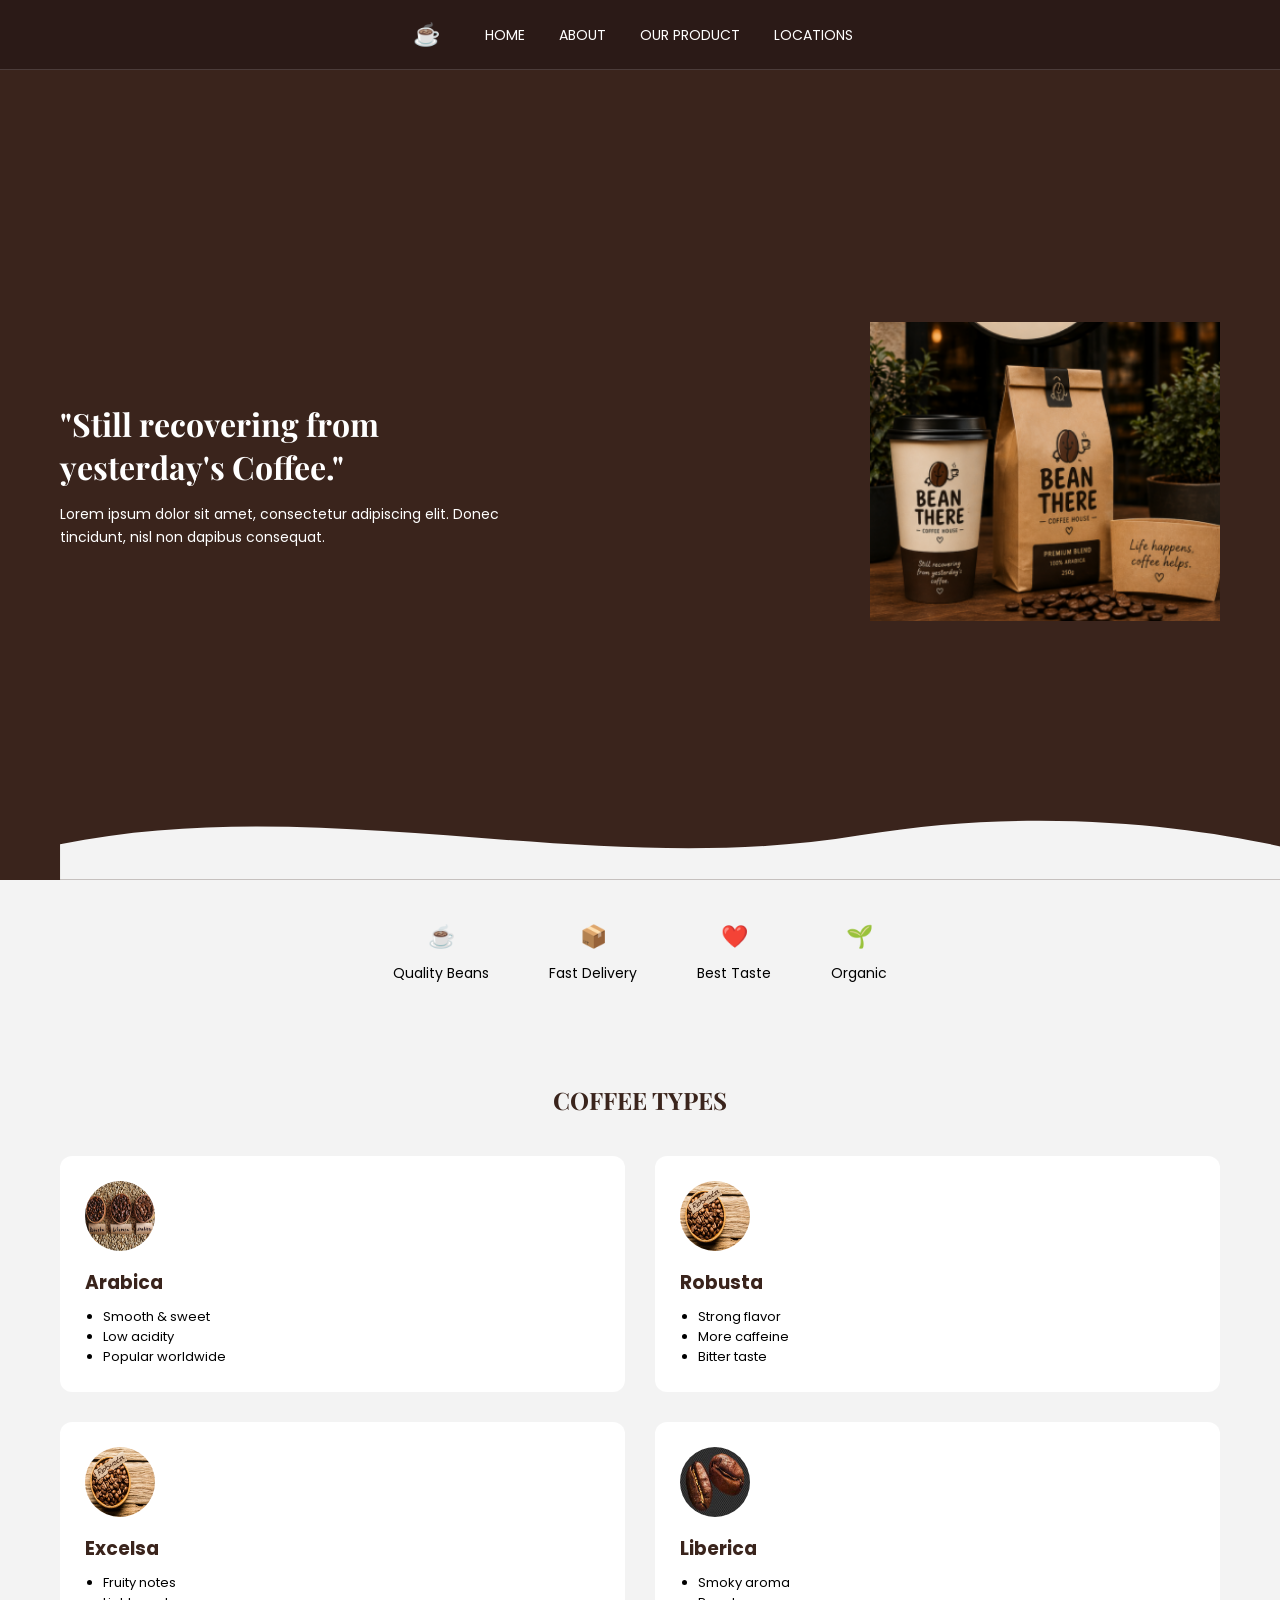
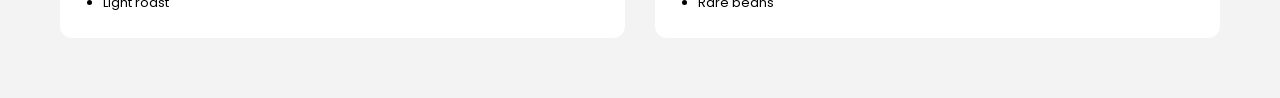
<file: index.html>
<!DOCTYPE html>
<html lang="en">

<head>
    <meta charset="UTF-8">
    <title>Coffee UI</title>
    <link rel="stylesheet" href="style.css">

    <!-- Google Font -->
    <link
        href="https://fonts.googleapis.com/css2?family=Playfair+Display:wght@500&family=Poppins:wght@300;400&display=swap"
        rel="stylesheet">
</head>

<body>

    <!-- NAVBAR -->
    <header class="navbar">
        <div class="logo">☕</div>
            <nav>
                <a href="">HOME</a>
                <a href="/home/about.html">ABOUT</a>
                <a href="../product/coffee.html">OUR PRODUCT</a>
                <a href="../home/location.html">LOCATIONS</a>
            </nav>
    
    </header>

    <!-- HERO -->
    <section class="hero">
        <div class="hero-text">
            <h1>"Still recovering from yesterday's Coffee."</h1>
            <p>
                Lorem ipsum dolor sit amet, consectetur adipiscing elit.
                Donec tincidunt, nisl non dapibus consequat.
            </p>
        </div>

        <div class="hero-img">
            <img src="./main.png" alt="coffee products">
        </div>

        <!-- SVG WAVE -->
        <svg viewBox="0 0 1440 200" class="wave">
            <path fill="#f3f3f3" d="M0,160 C300,100 600,200 900,150 C1200,100 1440,180 1440,180 L1440,200 L0,200 Z">
            </path>
        </svg>
    </section>

    <!-- FEATURES -->
    <section class="features">
        <div class="feature">
            <span>☕</span>
            <p>Quality Beans</p>
        </div>
        <div class="feature">
            <span>📦</span>
            <p>Fast Delivery</p>
        </div>
        <div class="feature">
            <span>❤️</span>
            <p>Best Taste</p>
        </div>
        <div class="feature">
            <span>🌱</span>
            <p>Organic</p>
        </div>
    </section>

    <!-- COFFEE TYPES -->
    <section class="types">
        <h2>COFFEE TYPES</h2>

        <div class="types-grid">
            <div class="type-card">
                <img src="./comparison-of-liberica-beans-next-to-arabica-and-robusta-to-show-size-difference (1).webp">
                <h3>Arabica</h3>
                <ul>
                    <li>Smooth & sweet</li>
                    <li>Low acidity</li>
                    <li>Popular worldwide</li>
                </ul>
            </div>

            <div class="type-card">
                <img src="./robusta-coffee-beans.jpg">
                <h3>Robusta</h3>
                <ul>
                    <li>Strong flavor</li>
                    <li>More caffeine</li>
                    <li>Bitter taste</li>
                </ul>
            </div>

            <div class="type-card">
                <img src="./robusta-coffee-beans.jpg">
                <h3>Excelsa</h3>
                <ul>
                    <li>Fruity notes</li>
                    <li>Light roast</li>
                </ul>
            </div>

            <div class="type-card">
                <img src="./images (4).jfif">
                <h3>Liberica</h3>
                <ul>
                    <li>Smoky aroma</li>
                    <li>Rare beans</li>
                </ul>
            </div>
        </div>
    </section>

</body>

</html>
</file>
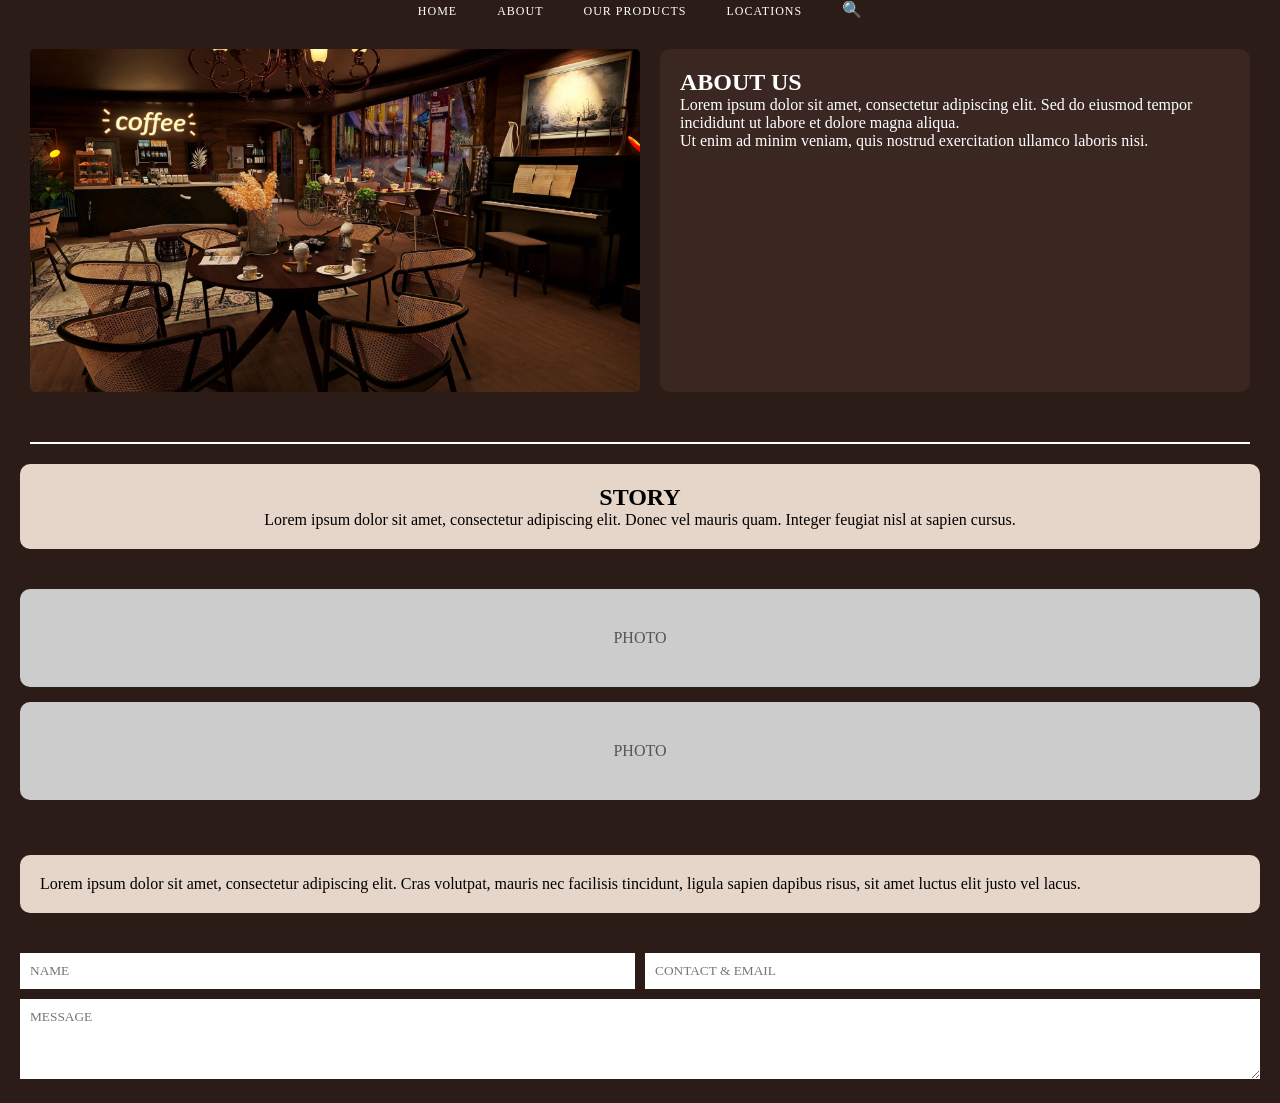
<file: about.html>
<!DOCTYPE html>
<html lang="en">

<head>
    <meta charset="UTF-8">
    <meta name="viewport" content="width=device-width, initial-scale=1.0">
    <title>About Us</title>

    <link rel="stylesheet" href="about.css">


</head>

<body>

    <!-- HEADER -->
    <header class="header">
    <nav class="nav">
        <ul>
            <li><a href="../home/index.HTML">HOME</a></li>
            <li><a href="../home/about.html">ABOUT</a></li>
            <li><a href="../home/coffee.html">OUR PRODUCTS</a></li>
            <li><a href="../home/location.html">LOCATIONS</a></li>
        </ul>
        <div class="search">🔍</div>
    </nav>
    </header>

    <!-- MARKETS SECTION -->
    <section class="markets">
        <img src="./my-first-cozy-coffee-shop-design-render-by-me-v0-wuycxu87aae81.webp" alt="">
        <div class="markets-text">
            <h2>ABOUT US</h2>
            <p>
                Lorem ipsum dolor sit amet, consectetur adipiscing elit.
                Sed do eiusmod tempor incididunt ut labore et dolore magna aliqua.
            </p>
            <p>
                Ut enim ad minim veniam, quis nostrud exercitation ullamco laboris nisi.
            </p>
        </div>
    </section>

    <hr>

    <!-- STORY -->
    <section class="story">
        <h2>STORY</h2>
        <p>
            Lorem ipsum dolor sit amet, consectetur adipiscing elit.
            Donec vel mauris quam. Integer feugiat nisl at sapien cursus.
        </p>
    </section>

    <!-- PHOTO BLOCKS -->
    <section class="photos">
        <div class="photo-box">PHOTO</div>
        <div class="photo-box">PHOTO</div>
    </section>

    <!-- TEXT BLOCK -->
    <section class="text-block">
        <p>
            Lorem ipsum dolor sit amet, consectetur adipiscing elit.
            Cras volutpat, mauris nec facilisis tincidunt, ligula sapien
            dapibus risus, sit amet luctus elit justo vel lacus.
        </p>
    </section>

    <!-- CONTACT -->
    <section class="contact">
        <form>
            <div class="row">
                <input type="text" placeholder="NAME">
                <input type="email" placeholder="CONTACT & EMAIL">
            </div>
            <textarea placeholder="MESSAGE"></textarea>
        </form>
    </section>

</body>

</html>
</file>
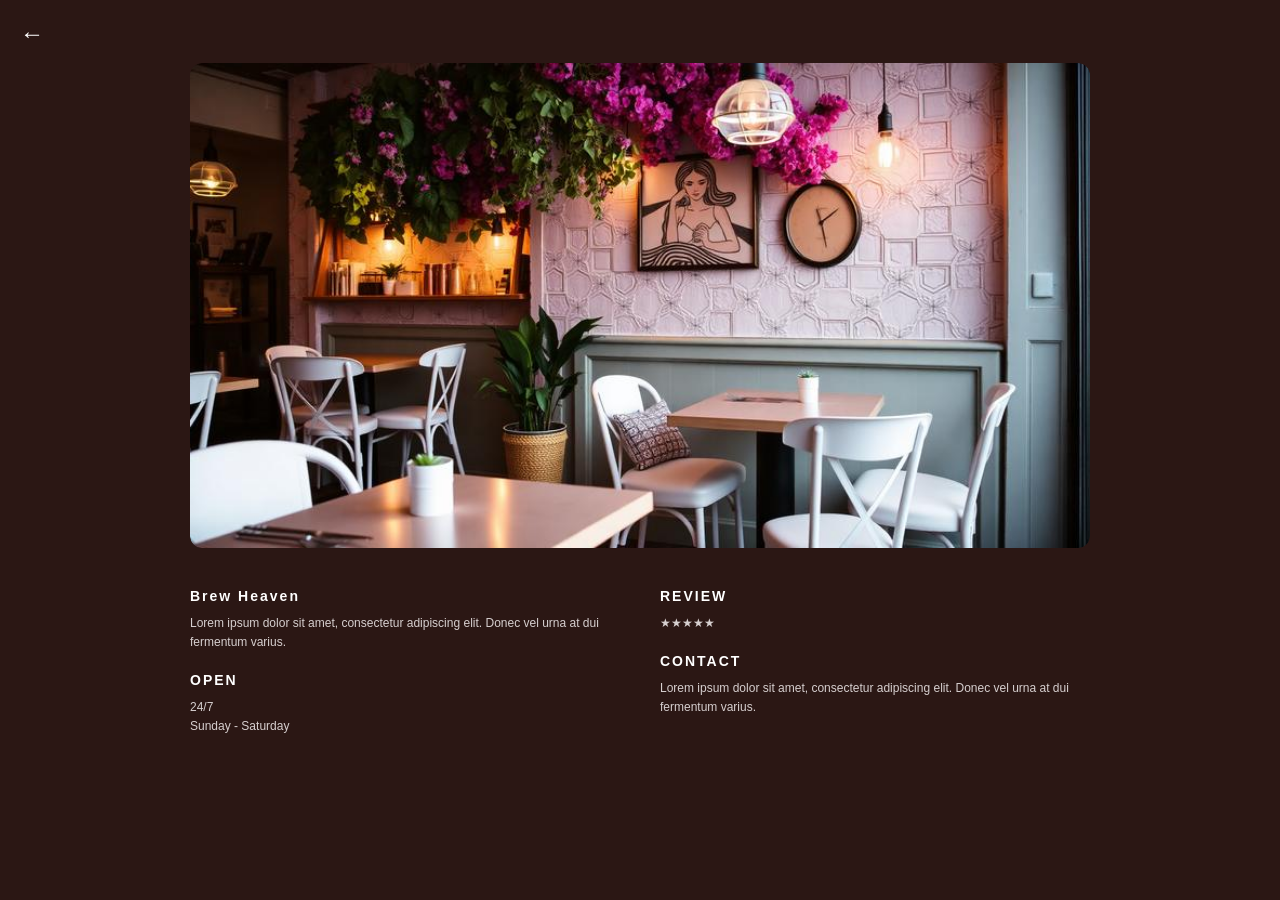
<file: bh.html>
<!DOCTYPE html>
<html lang="en">

<head>
    <meta charset="UTF-8">
    <meta name="viewport" content="width=device-width, initial-scale=1.0">
    <title>Cafe Page</title>
    <link rel="stylesheet" href="main.css">
</head>

<body>

    <!-- BACK BUTTON -->
    <a href="/home/location.html" class="back-btn">←</a>

    <!-- IMAGE SECTION -->
    <div class="image-container">
        <a href="./s&s.html">
            <img src="./brewheaven.jfif" alt="Brew Heaven">
        </a>
    </div>

    <!-- CONTENT SECTION -->
    <div class="content">

        <div class="column">
            <h3>Brew Heaven</h3>
            <p>Lorem ipsum dolor sit amet, consectetur adipiscing elit.
                Donec vel urna at dui fermentum varius.</p>

            <h3>OPEN</h3>
            <p>24/7<br>Sunday - Saturday</p>
        </div>

        <div class="column">
            <h3>REVIEW</h3>
            <p>★★★★★</p>

            <h3>CONTACT</h3>
            <p>Lorem ipsum dolor sit amet, consectetur adipiscing elit.
                Donec vel urna at dui fermentum varius.</p>
        </div>

    </div>

</body>

</html>
</file>
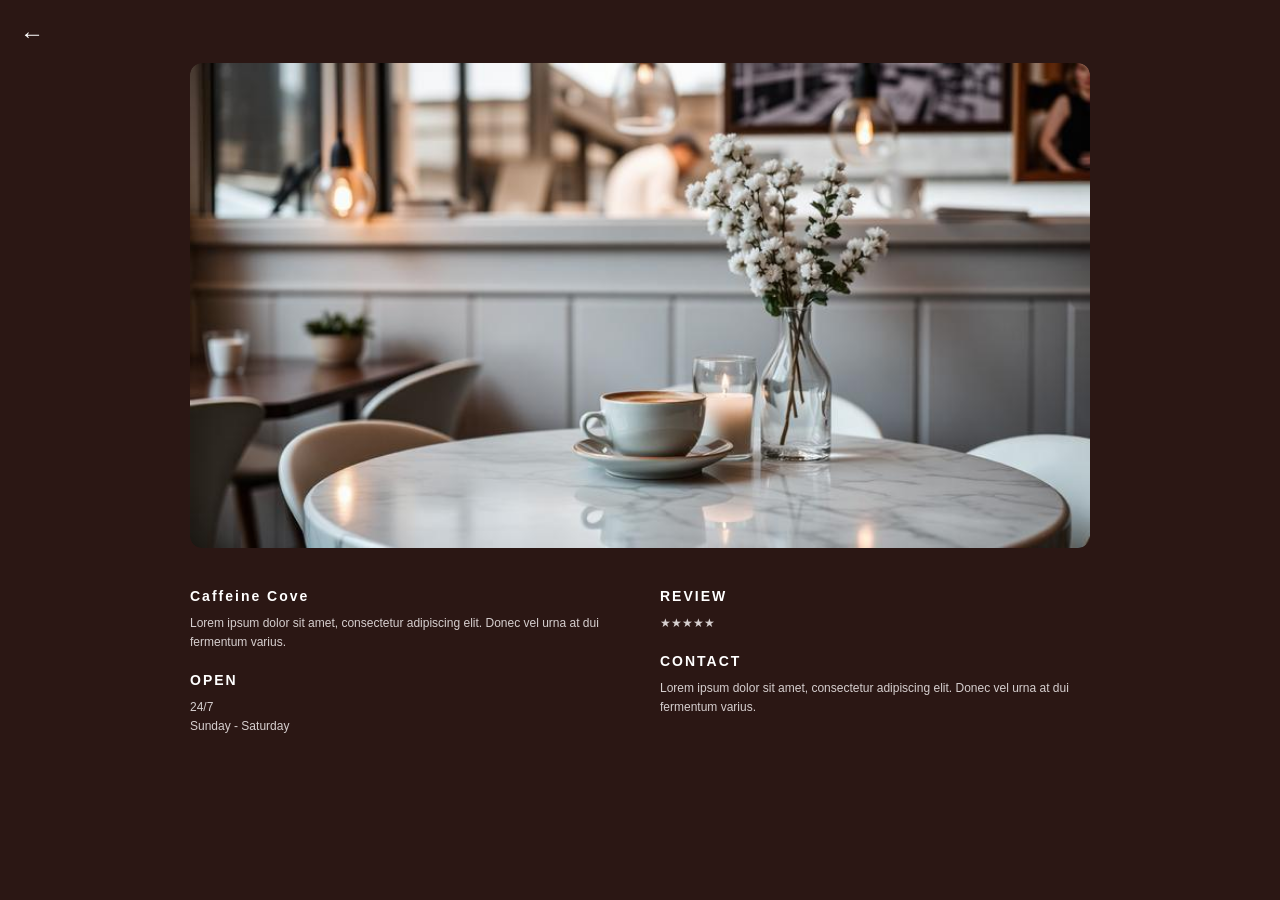
<file: cc.html>
<!DOCTYPE html>
<html lang="en">

<head>
    <meta charset="UTF-8">
    <meta name="viewport" content="width=device-width, initial-scale=1.0">
    <title>Cafe Page</title>
    <link rel="stylesheet" href="main.css">
</head>

<body>

    <!-- BACK BUTTON -->
    <a href="/home/location.html" class="back-btn">←</a>

    <!-- IMAGE SECTION -->
    <div class="image-container">
        <a href="/home/tqc.html">
            <img src="./caffeine.jfif" alt="Cafe">
        </a>
    </div>

    <!-- CONTENT SECTION -->
    <div class="content">

        <div class="column">
            <h3>Caffeine Cove</h3>
            <p>Lorem ipsum dolor sit amet, consectetur adipiscing elit.
                Donec vel urna at dui fermentum varius.</p>

            <h3>OPEN</h3>
            <p>24/7<br>Sunday - Saturday</p>
        </div>

        <div class="column">
            <h3>REVIEW</h3>
            <p>★★★★★</p>

            <h3>CONTACT</h3>
            <p>Lorem ipsum dolor sit amet, consectetur adipiscing elit.
                Donec vel urna at dui fermentum varius.</p>
        </div>

    </div>

</body>

</html>
</file>
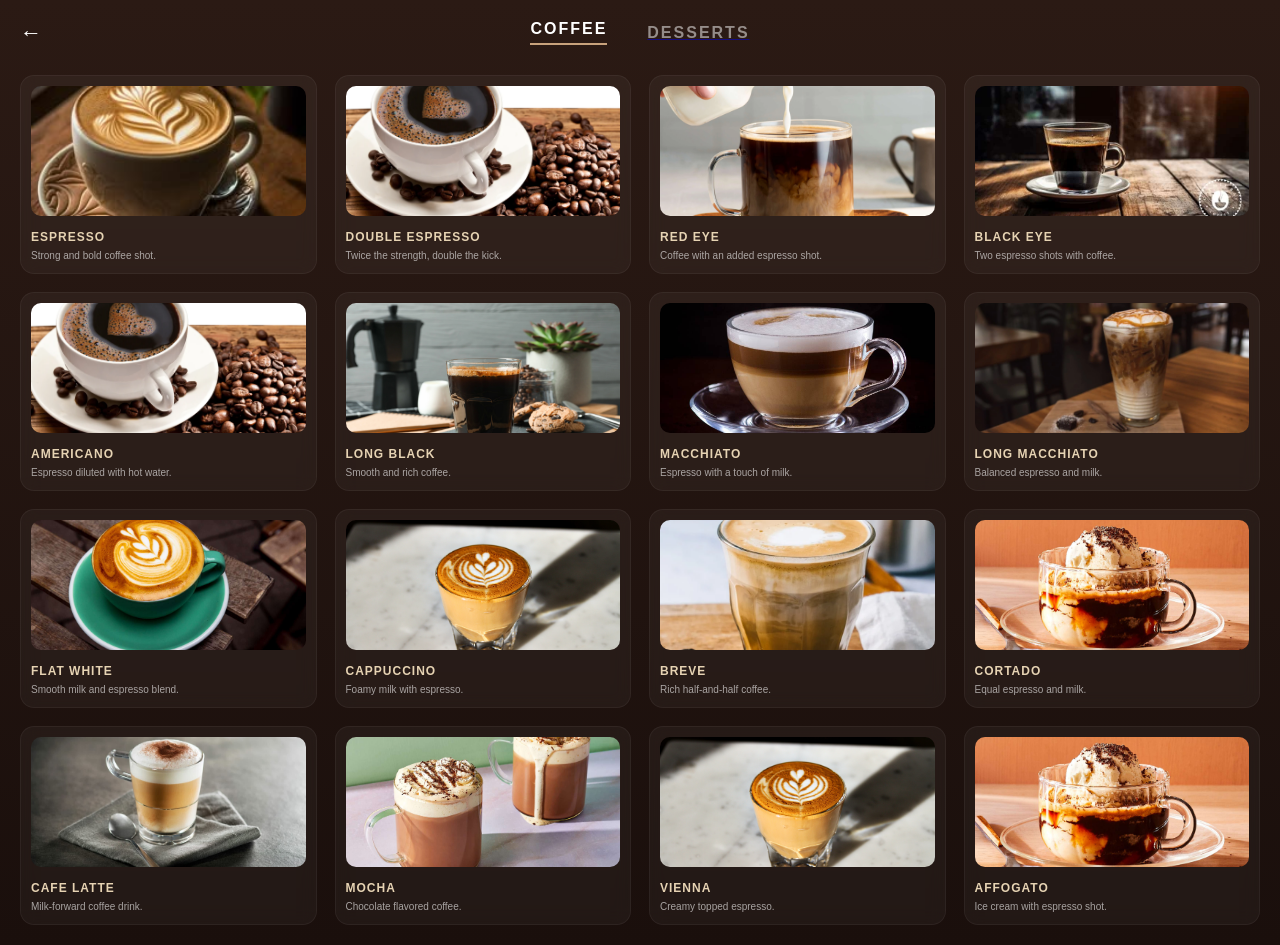
<file: coffee.html>
<!DOCTYPE html>
<html lang="en">

<head>
    <meta charset="UTF-8">
    <meta name="viewport" content="width=device-width, initial-scale=1.0">
    <title>Coffee Menu</title>

    <link rel="stylesheet" href="coffee.css">
</head>

<body>
    <div class="menu-header">
    <a href="../home/index.HTML" class="back-btn">&#8592;</a>
    
    <h2 class="active">COFFEE</h2>
    
    <a href="dessert.html">
        <h2>DESSERTS</h2>
    </a>
    </div>

    <div class="menu-grid">

        <div class="card">
            <img src="./espresso.jpg">
            <h3>ESPRESSO</h3>
            <p>Strong and bold coffee shot.</p>
        </div>

        <div class="card">
            <img src="./americano_b74a8154-454b-4f74-9a6c-95fbc4152ed3.webp">
            <h3>DOUBLE ESPRESSO</h3>
            <p>Twice the strength, double the kick.</p>
        </div>

        <div class="card">
            <img src="./Classic Red Eye_0.webp">
            <h3>RED EYE</h3>
            <p>Coffee with an added espresso shot.</p>
        </div>

        <div class="card">
            <img src="./Black-eye-coffee.jpg">
            <h3>BLACK EYE</h3>
            <p>Two espresso shots with coffee.</p>
        </div>

        <div class="card">
            <img src="./americano_b74a8154-454b-4f74-9a6c-95fbc4152ed3.webp">
            <h3>AMERICANO</h3>
            <p>Espresso diluted with hot water.</p>
        </div>

        <div class="card">
            <img src="./Long_black_e6e8f424-88a4-43c7-9dfb-7cb87b412083.webp">
            <h3>LONG BLACK</h3>
            <p>Smooth and rich coffee.</p>
        </div>

        <div class="card">
            <img src="./Espresso-Macchiato-What-it-is-how-to-make-it-how-it-tastes.jpg">
            <h3>MACCHIATO</h3>
            <p>Espresso with a touch of milk.</p>
        </div>

        <div class="card">
            <img src="./Long-Macchiato.webp">
            <h3>LONG MACCHIATO</h3>
            <p>Balanced espresso and milk.</p>
        </div>

        <div class="card">
            <img src="./Partners-Flat-White-FT-BLOG0523-b11f6273c2d84462954c2163d6a1076d.jpg">
            <h3>FLAT WHITE</h3>
            <p>Smooth milk and espresso blend.</p>
        </div>

        <div class="card">
            <img src="./Sprudge-EightfoldCoffee-TatianaErnst-Eightfold-cortado-.jpg">
            <h3>CAPPUCCINO</h3>
            <p>Foamy milk with espresso.</p>
        </div>

        <div class="card">
            <img src="./Breve-Coffee-003.webp">
            <h3>BREVE</h3>
            <p>Rich half-and-half coffee.</p>
        </div>

        <div class="card">
            <img src="./affogato-4776668-hero-08-40d7a68d12ba46f48eaea3c43aba715c.jpg">
            <h3>CORTADO</h3>
            <p>Equal espresso and milk.</p>
        </div>

        <div class="card">
            <img src="./cafe-latte-recipe-1745063911.jpg">
            <h3>CAFE LATTE</h3>
            <p>Milk-forward coffee drink.</p>
        </div>

        <div class="card">
            <img src="./SES-mocha-4797918-hero-01-1-f8fb7ebd74914895b61366f6fc1d4b05.jpg">
            <h3>MOCHA</h3>
            <p>Chocolate flavored coffee.</p>
        </div>

        <div class="card">
            <img src="./Sprudge-EightfoldCoffee-TatianaErnst-Eightfold-cortado-.jpg">
            <h3>VIENNA</h3>
            <p>Creamy topped espresso.</p>
        </div>

        <div class="card">
            <img src="./affogato-4776668-hero-08-40d7a68d12ba46f48eaea3c43aba715c.jpg">
            <h3>AFFOGATO</h3>
            <p>Ice cream with espresso shot.</p>
        </div>

   

</body>

</html>
</file>
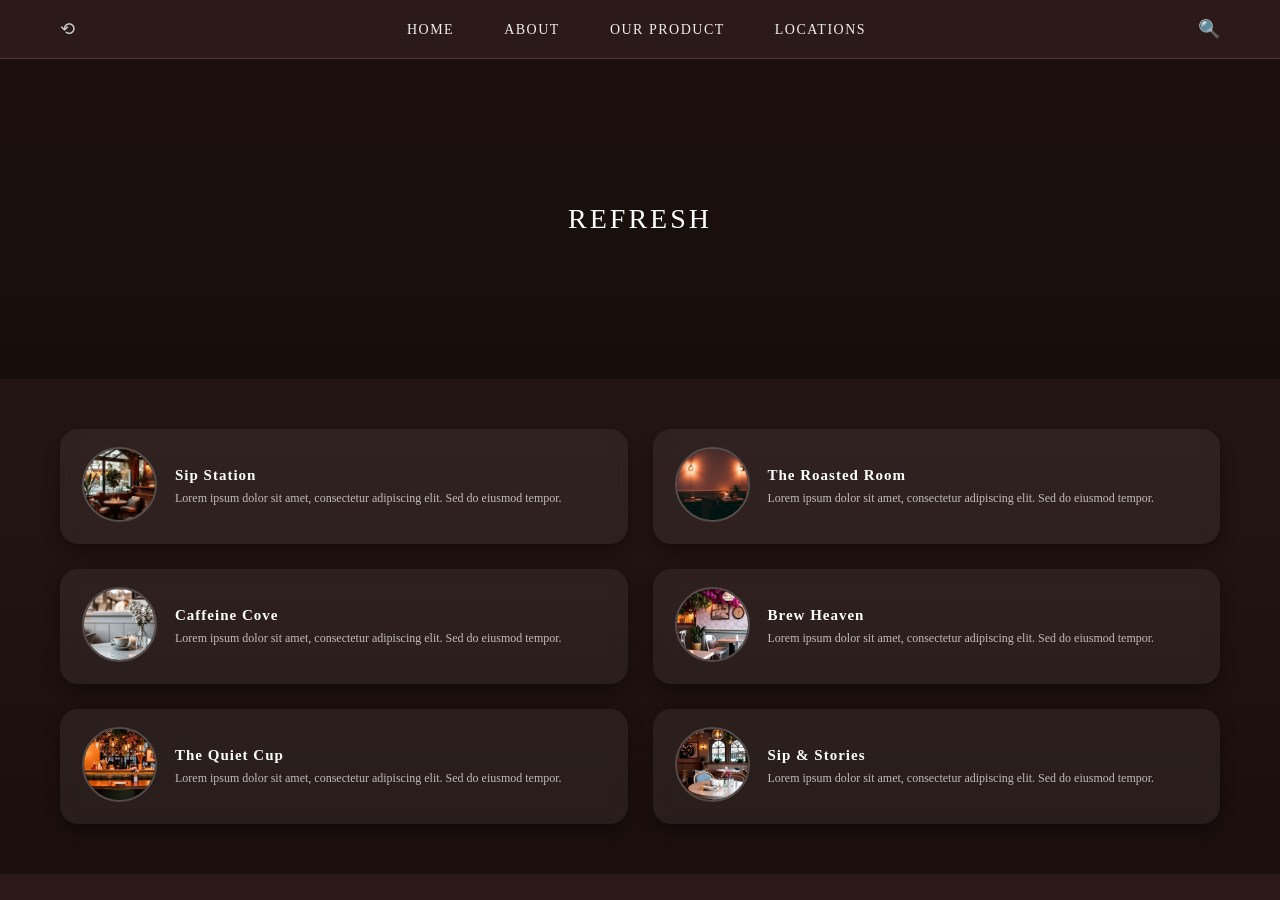
<file: location.html>
<!DOCTYPE html>
<html lang="en">

<head>
    <meta charset="UTF-8">
    <title>Restaurant Locations</title>
    <link rel="stylesheet" href="location.css">
</head>

<body>

    <header class="navbar">
    <div class="nav-left">⟲</div>
    <nav>
        <ul>
            <li><a href="../home/index.HTML">HOME</a></li>
            <li><a href="../home/about.html">ABOUT</a></li>
            <li><a href="../home/coffee.html">OUR PRODUCT</a></li>
            <li><a href="../home/location.html">LOCATIONS</a></li>
        </ul>
    </nav>
    <div class="nav-right">🔍</div>
    </header>

    <section class="hero">
        <div class="hero-overlay">
            <h2>REFRESH</h2>
        </div>
    </section>

    <section class="locations">

        <div class="card">
            <a href="./SS.html">
                <img src="./la.jfif" alt="Sip Station">
            </a>
            <div class="card-text">
                <h3> Sip Station</h3>
                <p>Lorem ipsum dolor sit amet, consectetur adipiscing elit. Sed do eiusmod tempor.</p>
            </div>
        </div>

        <div class="card">
            <a href="./trr.html">
                <img src="./b.jfif" alt="The Roasted Room">
            </a>
            <div class="card-text">
                <h3>The Roasted Room</h3>
                <p>Lorem ipsum dolor sit amet, consectetur adipiscing elit. Sed do eiusmod tempor.</p>
            </div>
        </div>

        <div class="card">
            <a href="./cc.html">
                <img src="./bc.jfif" alt="Caffeine Cove">
            </a>
            <div class="card-text">
                <h3>Caffeine Cove</h3>
                <p>Lorem ipsum dolor sit amet, consectetur adipiscing elit. Sed do eiusmod tempor.</p>
            </div>
        </div>

        <div class="card">
            <a href="./bh.html">
                <img src="./bh.jfif" alt="Brew Heaven">
            </a>
            <div class="card-text">
                <h3>Brew Heaven </h3>
                <p>Lorem ipsum dolor sit amet, consectetur adipiscing elit. Sed do eiusmod tempor.</p>
            </div>
        </div>

        <div class="card">
            <a href="./tqc.html">
                <img src="./q.jfif" alt="The Quiet Cup">
            </a>
            <div class="card-text">
                <h3>The Quiet Cup</h3>
                <p>Lorem ipsum dolor sit amet, consectetur adipiscing elit. Sed do eiusmod tempor.</p>
            </div>
        </div>

        <div class="card">
            <a href="./s&s.html">
                <img src="./8058425a-41c9-49d5-bce6-ec459c2ff230.jfif" alt="Sip & Stories">
            </a>
            <div class="card-text">
                <h3>Sip & Stories</h3>
                <p>Lorem ipsum dolor sit amet, consectetur adipiscing elit. Sed do eiusmod tempor.</p>
            </div>
        </div>

    </section>

</body>

</html>
</file>
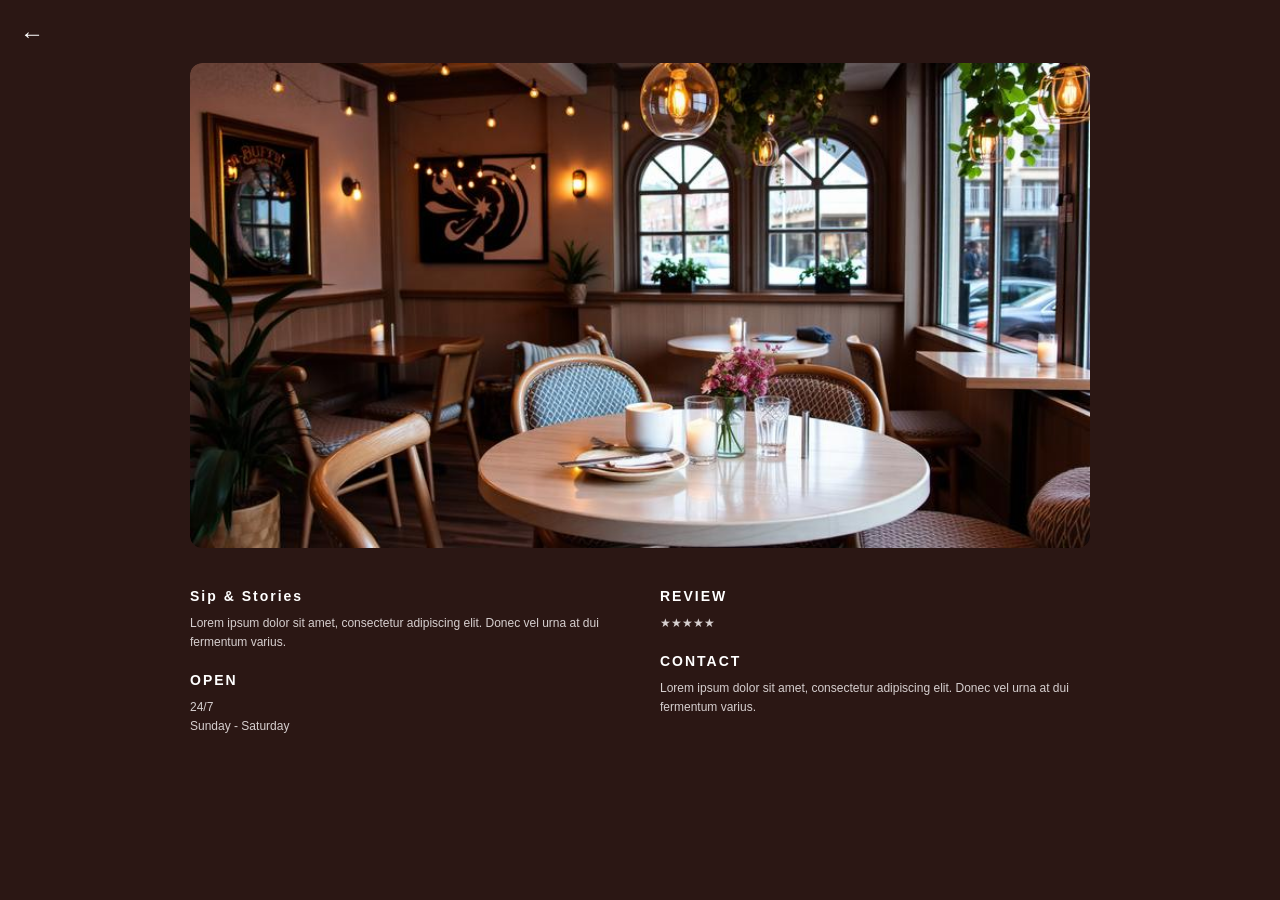
<file: s&s.html>
<!DOCTYPE html>
<html lang="en">

<head>
    <meta charset="UTF-8">
    <meta name="viewport" content="width=device-width, initial-scale=1.0">
    <title>Cafe Page</title>
    <link rel="stylesheet" href="main.css">
</head>

<body>

    <!-- BACK BUTTON -->
    <a href="../home/location.html" class="back-btn">←</a>

    <!-- IMAGE SECTION -->
    <div class="image-container">
            <img src="./s&s.jfif" alt="Cafe">
        </a>
    </div>

    <!-- CONTENT SECTION -->
    <div class="content">

        <div class="column">
            <h3>Sip & Stories</h3>
            <p>Lorem ipsum dolor sit amet, consectetur adipiscing elit.
                Donec vel urna at dui fermentum varius.</p>

            <h3>OPEN</h3>
            <p>24/7<br>Sunday - Saturday</p>
        </div>

        <div class="column">
            <h3>REVIEW</h3>
            <p>★★★★★</p>

            <h3>CONTACT</h3>
            <p>Lorem ipsum dolor sit amet, consectetur adipiscing elit.
                Donec vel urna at dui fermentum varius.</p>
        </div>

    </div>

</body>

</html>
</file>
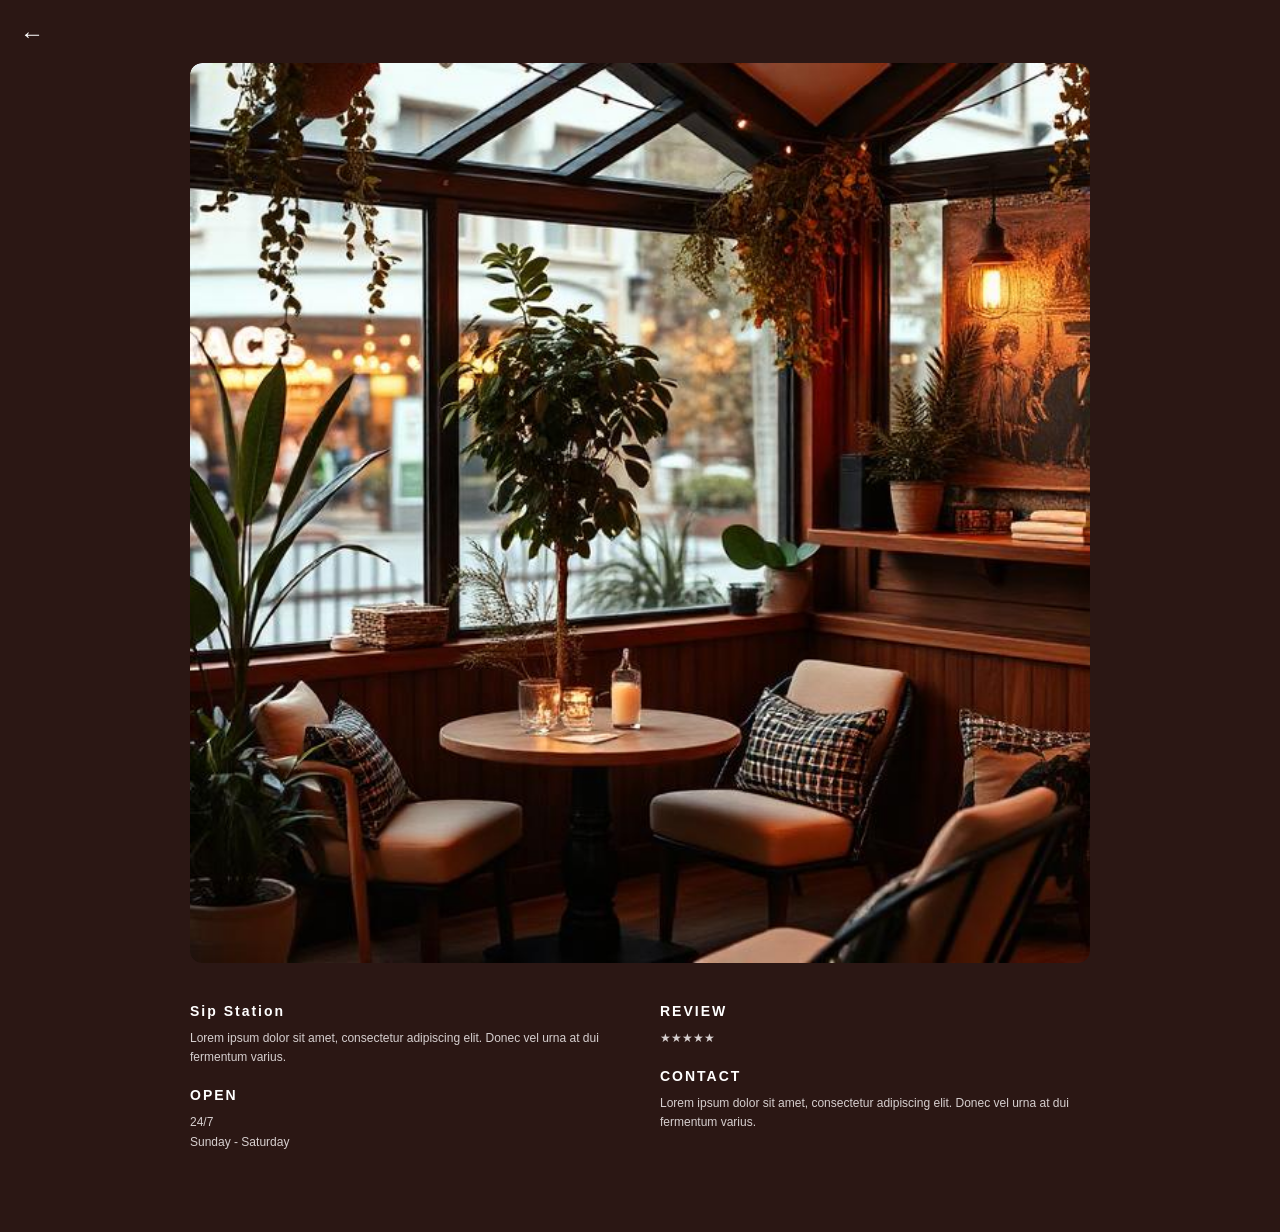
<file: SS.html>
<!DOCTYPE html>
<html lang="en">

<head>
    <meta charset="UTF-8">
    <meta name="viewport" content="width=device-width, initial-scale=1.0">
    <title>Cafe Page</title>
    <link rel="stylesheet" href="main.css">
</head>

<body>

    <!-- BACK BUTTON -->
    <a href="/home/location.html" class="back-btn">←</a>

    <!-- IMAGE SECTION -->
    <div class="image-container">
        <a href="/home/cc.html">
            <img src="./ss.jfif" alt="Cafe">
        </a>
    </div>

    <!-- CONTENT SECTION -->
    <div class="content">

        <div class="column">
            <h3>Sip Station</h3>
            <p>Lorem ipsum dolor sit amet, consectetur adipiscing elit.
                Donec vel urna at dui fermentum varius.</p>

            <h3>OPEN</h3>
            <p>24/7<br>Sunday - Saturday</p>
        </div>

        <div class="column">
            <h3>REVIEW</h3>
            <p>★★★★★</p>

            <h3>CONTACT</h3>
            <p>Lorem ipsum dolor sit amet, consectetur adipiscing elit.
                Donec vel urna at dui fermentum varius.</p>
        </div>

    </div>

</body>

</html>
</file>
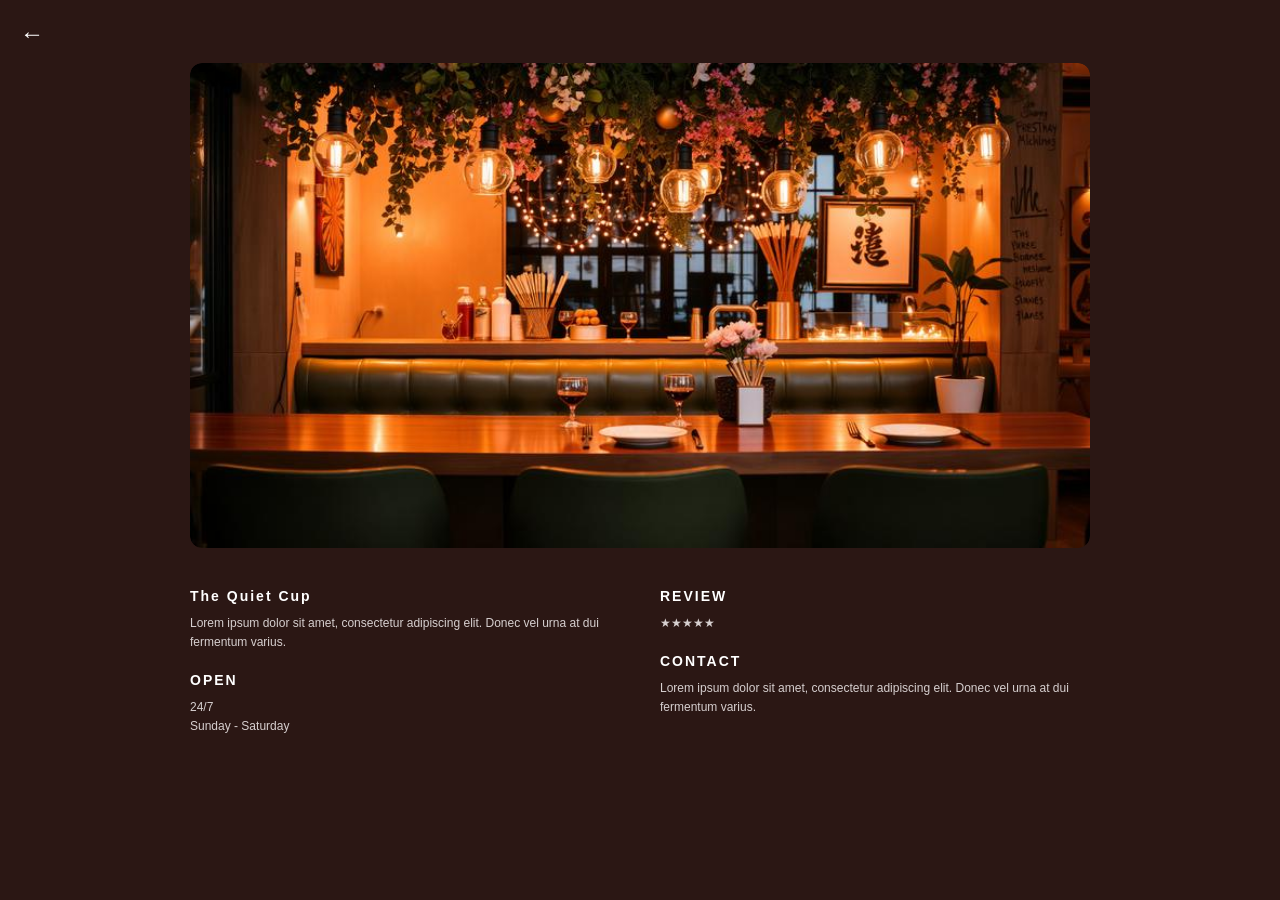
<file: tqc.html>
<!DOCTYPE html>
<html lang="en">

<head>
    <meta charset="UTF-8">
    <meta name="viewport" content="width=device-width, initial-scale=1.0">
    <title>Cafe Page</title>
    <link rel="stylesheet" href="main.css">
</head>

<body>

    <!-- BACK BUTTON -->
    <a href="/home/location.html" class="back-btn">←</a>

    <!-- IMAGE SECTION -->
    <div class="image-container">
        <a href="/home/trr.html">
            <img src="./quitcup.jfif" alt="Cafe">
        </a>
    </div>

    <!-- CONTENT SECTION -->
    <div class="content">

        <div class="column">
            <h3>The Quiet Cup</h3>
            <p>Lorem ipsum dolor sit amet, consectetur adipiscing elit.
                Donec vel urna at dui fermentum varius.</p>

            <h3>OPEN</h3>
            <p>24/7<br>Sunday - Saturday</p>
        </div>

        <div class="column">
            <h3>REVIEW</h3>
            <p>★★★★★</p>

            <h3>CONTACT</h3>
            <p>Lorem ipsum dolor sit amet, consectetur adipiscing elit.
                Donec vel urna at dui fermentum varius.</p>
        </div>

    </div>

</body>

</html>
</file>
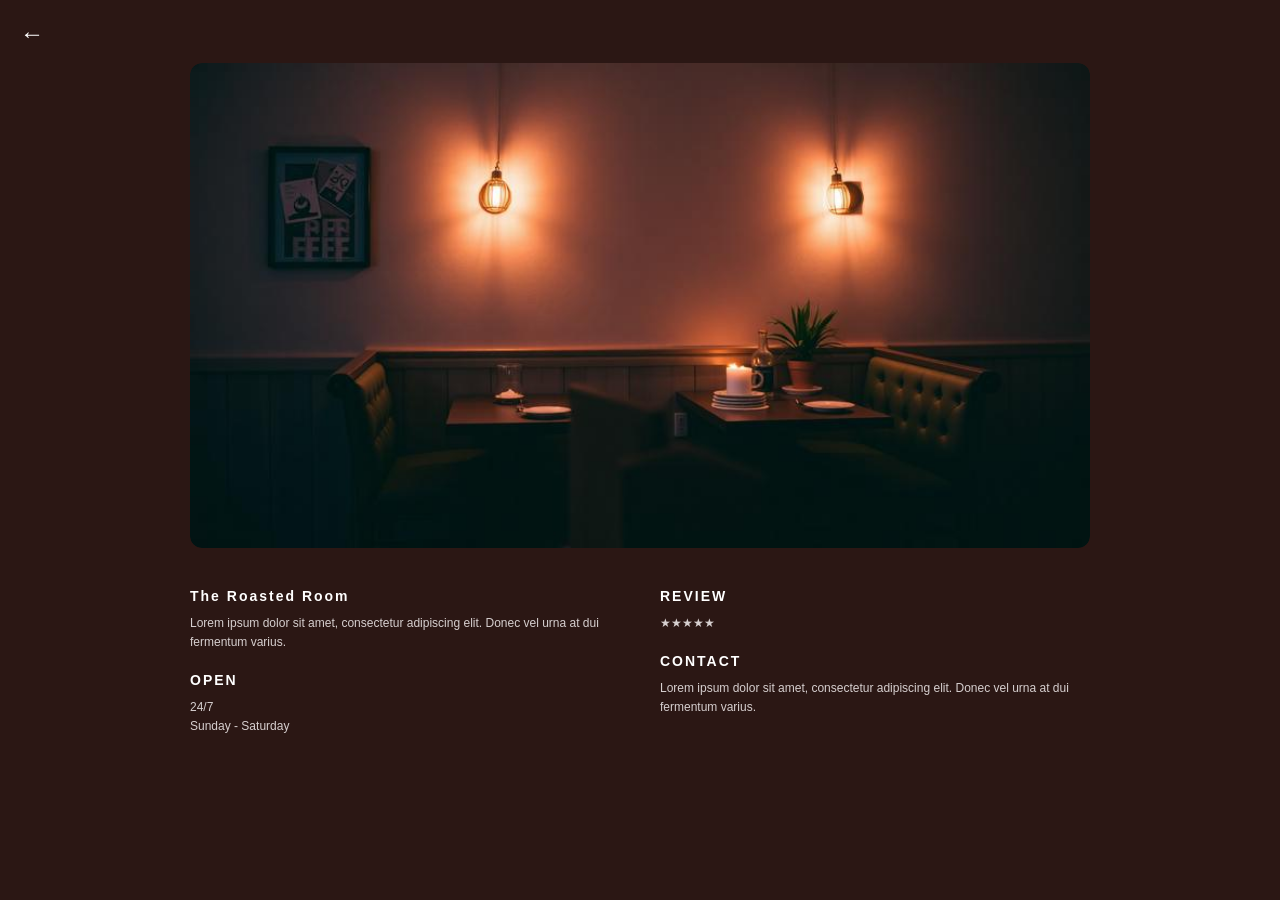
<file: trr.html>
<!DOCTYPE html>
<html lang="en">

<head>
    <meta charset="UTF-8">
    <meta name="viewport" content="width=device-width, initial-scale=1.0">
    <title>Cafe Page</title>
    <link rel="stylesheet" href="main.css">
</head>

<body>

    <!-- BACK BUTTON -->
    <a href="/home/location.html" class="back-btn">←</a>

    <!-- IMAGE SECTION -->
    <div class="image-container">
        <a href="/home/bh.html">
            <img src="./trr.jfif" alt="Cafe">
        </a>
    </div>

    <!-- CONTENT SECTION -->
    <div class="content">

        <div class="column">
            <h3>The Roasted Room</h3>
            <p>Lorem ipsum dolor sit amet, consectetur adipiscing elit.
                Donec vel urna at dui fermentum varius.</p>

            <h3>OPEN</h3>
            <p>24/7<br>Sunday - Saturday</p>
        </div>

        <div class="column">
            <h3>REVIEW</h3>
            <p>★★★★★</p>

            <h3>CONTACT</h3>
            <p>Lorem ipsum dolor sit amet, consectetur adipiscing elit.
                Donec vel urna at dui fermentum varius.</p>
        </div>

    </div>

</body>

</html>
</file>
<file: style.css>
* {
    margin: 0;
    padding: 0;
    box-sizing: border-box;
}

body {
    font-family: 'Poppins', sans-serif;
}

/* NAVBAR */
.navbar {
    display: flex;
    justify-content: center;
    /* center everything */
    align-items: center;
    flex-wrap: wrap;
    gap: 30px;

    padding: 18px 20px;
    /* remove huge side padding */
    background: #2b1a17;
    border-bottom: 1px solid rgba(255, 255, 255, 0.15);
}

.navbar ul {
    display: flex;
    flex-wrap: wrap;
    justify-content: center;
    gap: 30px;
    list-style: none;
    padding: 0;
    margin: 0;
}
.navbar nav a {
    margin: 0 15px;
    text-decoration: none;
    color: white;
    font-size: 14px;
}

.logo {
    font-size: 22px;
}

/* HERO */
.hero {
    position: relative;
    background: #3a241c;
    color: white;
    display: flex;
    justify-content: space-between;
    align-items: center;
    padding: 60px;
    height: 90vh;
}

.hero-text {
    width: 40%;
}

.hero-text h1 {
    font-family: 'Playfair Display', serif;
    font-size: 32px;
    margin-bottom: 15px;
}

.hero-text p {
    font-size: 14px;
    line-height: 1.6;
}

.hero-img img {
    width: 350px;
}

/* WAVE */
.wave {
    position: absolute;
    bottom: 0;
    width: 100%;
}

/* FEATURES */
.features {
    display: flex;
    justify-content: center;
    gap: 60px;
    padding: 40px;
    background: #f3f3f3;
}

.feature {
    text-align: center;
    font-size: 14px;
}

.feature span {
    font-size: 22px;
    display: block;
    margin-bottom: 10px;
}

/* TYPES */
.types {
    background: #f3f3f3;
    padding: 60px;
    text-align: center;
}

.types h2 {
    font-family: 'Playfair Display', serif;
    margin-bottom: 40px;
    color: #3a241c;
}

.types-grid {
    display: grid;
    grid-template-columns: repeat(2, 1fr);
    gap: 30px;
}

.type-card {
    background: white;
    padding: 25px;
    border-radius: 12px;
    text-align: left;
}

.type-card img {
    width: 70px;
    height: 70px;
    border-radius: 50%;
    margin-bottom: 10px;
}

.type-card h3 {
    margin-bottom: 10px;
    color: #3a241c;
}

.type-card ul {
    font-size: 13px;
    padding-left: 18px;
}
</file>
<file: about.css>
* {
    margin: 0;
    padding: 0;
    box-sizing: border-box;
    font-family: serif;
}

body {
    background: #2b1c18;
    color: #fff;
}

/* HEADER */
.nav {
    display: flex;
    justify-content: center;
    align-items: center;
    gap: 40px;
}

.nav ul {
    display: flex;
    flex-wrap: wrap;
    justify-content: center;
    gap: 40px;
    list-style: none;
    margin: 0;
    padding: 0;
}
.nav ul li a {
    
    text-decoration: none;
    color: #fff;
    font-size: 12px;
    letter-spacing: 1px;

}

.nav ul li a:hover {
    text-decoration: underline;
}

/* SEARCH ICON */
.search {
    font-size: 16px;
    cursor: pointer;
}
/* MARKETS */
.markets {
    display: flex;
    gap: 20px;
    padding: 30px;
}

.markets img {
    width: 50%;
    border-radius: 5px;
}

.markets-text {
    width: 50%;
    background: #3a2722;
    padding: 20px;
    border-radius: 10px;
}

hr {
    margin: 20px 30px;
    border: 1px solid #fff;
}

/* STORY */
.story {
    background: #e6d5c9;
    color: #000;
    margin: 20px;
    padding: 20px;
    border-radius: 10px;
    text-align: center;
}

/* PHOTOS */
.photos {
    padding: 20px;
}

.photo-box {
    background: #ccc;
    color: #555;
    padding: 40px;
    margin-bottom: 15px;
    text-align: center;
    border-radius: 10px;
}

/* TEXT BLOCK */
.text-block {
    background: #e6d5c9;
    color: #000;
    margin: 20px;
    padding: 20px;
    border-radius: 10px;
}

/* CONTACT */
.contact {
    padding: 20px;
}

.row {
    display: flex;
    gap: 10px;
    margin-bottom: 10px;
}

input,
textarea {
    width: 100%;
    padding: 10px;
    border: none;
    outline: none;
}

textarea {
    height: 80px;
}

/* RESPONSIVE */
@media (max-width: 768px) {
    .markets {
        flex-direction: column;
    }

    .markets img,
    .markets-text {
        width: 100%;
    }

    .row {
        flex-direction: column;
    }

    .nav ul {
        flex-direction: column;
        gap: 10px;
    }
    
}
</file>
<file: main.css>
* {
    margin: 0;
    padding: 0;
    box-sizing: border-box;
    font-family: 'Poppins', sans-serif;
}

body {
    background: #2b1714;
    /* dark brown */
    color: #fff;
    padding: 20px;
}

/* BACK BUTTON */
.back-btn {
    text-decoration: none;
    color: white;
    font-size: 24px;
    display: inline-block;
    margin-bottom: 15px;
}

/* IMAGE */
.image-container {
    width: 100%;
    max-width: 900px;
    margin: auto;
    border-radius: 12px;
    overflow: hidden;
}

.image-container img {
    width: 100%;
    display: block;
    border-radius: 12px;
    transition: transform 0.3s ease;
}

.image-container img:hover {
    transform: scale(1.05);
}

/* CONTENT */
.content {
    max-width: 900px;
    margin: 40px auto;
    display: flex;
    justify-content: space-between;
    gap: 40px;
}

/* COLUMNS */
.column {
    width: 50%;
}

.column h3 {
    font-size: 14px;
    letter-spacing: 2px;
    margin-bottom: 10px;
}

.column p {
    font-size: 12px;
    line-height: 1.6;
    color: #d6cfcf;
    margin-bottom: 20px;
}

/* RESPONSIVE */
@media (max-width: 768px) {
    .content {
        flex-direction: column;
    }

    .column {
        width: 100%;
    }
}
</file>
<file: coffee.css>
* {
    margin: 0;
    padding: 0;
    box-sizing: border-box;
    font-family: Arial, sans-serif;
}


body {
    background: linear-gradient(to bottom, #2b1a14, #1a0f0c);
    color: #f5f5f5;
    padding: 20px;
}

.container {
    max-width: 900px;
    margin: auto;
}

.menu-header {
    position: relative;
    display: flex;
    justify-content: center;
    align-items: center;
    gap: 40px;
    margin-bottom: 30px;
}

.menu-header h2 {
    font-size: 16px;
    letter-spacing: 2px;
    cursor: pointer;
    opacity: 0.5;
    transition: 0.3s;
    color: #fff;

}

.menu-header h2.active {
    opacity: 1;
    border-bottom: 2px solid #c8a27c;
    padding-bottom: 5px;
}


.menu-grid {
    display: grid;
    grid-template-columns: repeat(4, 1fr);
    gap: 18px;
}

.back-btn {
    position: absolute;
    left: 0;
    font-size: 22px;
    color: #fff;
    text-decoration: none;
}


.card {
    background: rgba(255, 255, 255, 0.04);
    border-radius: 14px;
    padding: 10px;
    backdrop-filter: blur(8px);
    border: 1px solid rgba(255, 255, 255, 0.05);
    transition: all 0.3s ease;
}

.card:hover {
    transform: translateY(-6px);
    box-shadow: 0 10px 25px rgba(0, 0, 0, 0.6);
}


.card img {
    width: 100%;
    height: 130px;
    object-fit: cover;
    border-radius: 10px;
}

.card h3 {
    font-size: 12px;
    margin-top: 10px;
    letter-spacing: 1px;
    color: #e6d3b3;
}

.card p {
    font-size: 10px;
    margin-top: 5px;
    line-height: 1.4;
    color: rgba(255, 255, 255, 0.6);
}

@media (max-width: 1024px) {
    .menu-grid {
        grid-template-columns: repeat(3, 1fr);
    }
}

@media (max-width: 768px) {
    .menu-grid {
        grid-template-columns: repeat(2, 1fr);
    }

    .menu-header {
        gap: 20px;
    }
}

@media (max-width: 480px) {
    .menu-grid {
        grid-template-columns: 1fr;
    }
}
</file>
<file: location.css>
* {
  margin: 0;
  padding: 0;
  box-sizing: border-box;
  font-family: "Georgia", serif;
}

body {
  background: linear-gradient(to bottom, #2b1a17, #1a0f0d);
  color: #fff;
}

.navbar {
  display: flex;
  align-items: center;
  justify-content: space-between;
  padding: 18px 60px;
  background: #2b1a17;
  border-bottom: 1px solid rgba(255,255,255,0.15);
}

.navbar ul {
  display: flex;
  gap: 50px;
  list-style: none;
}

.navbar a {
  text-decoration: none;
  color: #eee;
  font-size: 14px;
  letter-spacing: 1.5px;
  transition: 0.3s;
}

.navbar a:hover {
  color: #d6a27a;
}

.nav-left,
.nav-right {
  font-size: 18px;
  color: #ccc;
  cursor: pointer;
}

.hero {
  height: 320px;
  background: url("https://picsum.photos/1200/500?restaurant") center/cover no-repeat;
  position: relative;
}

.hero::after {
  content: "";
  position: absolute;
  inset: 0;
  background: rgba(0,0,0,0.35);
}

.hero-overlay {
  position: relative;
  z-index: 1;
  height: 100%;
  display: flex;
  align-items: center;
  justify-content: center;
}

.hero-overlay h2 {
  font-size: 28px;
  letter-spacing: 3px;
  font-weight: 400;
}

.locations {
  display: grid;
  grid-template-columns: repeat(2, 1fr);
  gap: 25px;
  padding: 50px 60px;
}

.card a {
  text-decoration: none;
  color: inherit;
  display: block;
}

.card a:hover {
  transform: scale(1.02);
  transition: 0.3s;
}

.card {
  display: flex;
  align-items: center;
  gap: 18px;
  background: rgba(255,255,255,0.06);
  padding: 18px 22px;
  border-radius: 18px;
  backdrop-filter: blur(8px);
  box-shadow: 0 6px 15px rgba(0,0,0,0.35);
  transition: all 0.3s ease;
}

.card:hover {
  transform: translateY(-6px);
  background: rgba(255,255,255,0.09);
}

.card img {
  width: 75px;
  height: 75px;
  border-radius: 50%;
  object-fit: cover;
  border: 2px solid rgba(255,255,255,0.2);
}

.card-text h3 {
  font-size: 15px;
  margin-bottom: 6px;
  letter-spacing: 1px;
}

.card-text p {
  font-size: 12px;
  color: rgba(255,255,255,0.7);
  line-height: 1.4;
}

@media (max-width: 900px) {
  .locations {
    grid-template-columns: 1fr;
    padding: 30px;
  }

  .navbar {
    padding: 15px 30px;
  }

  .navbar ul {
    gap: 20px;
  }
}
</file>
